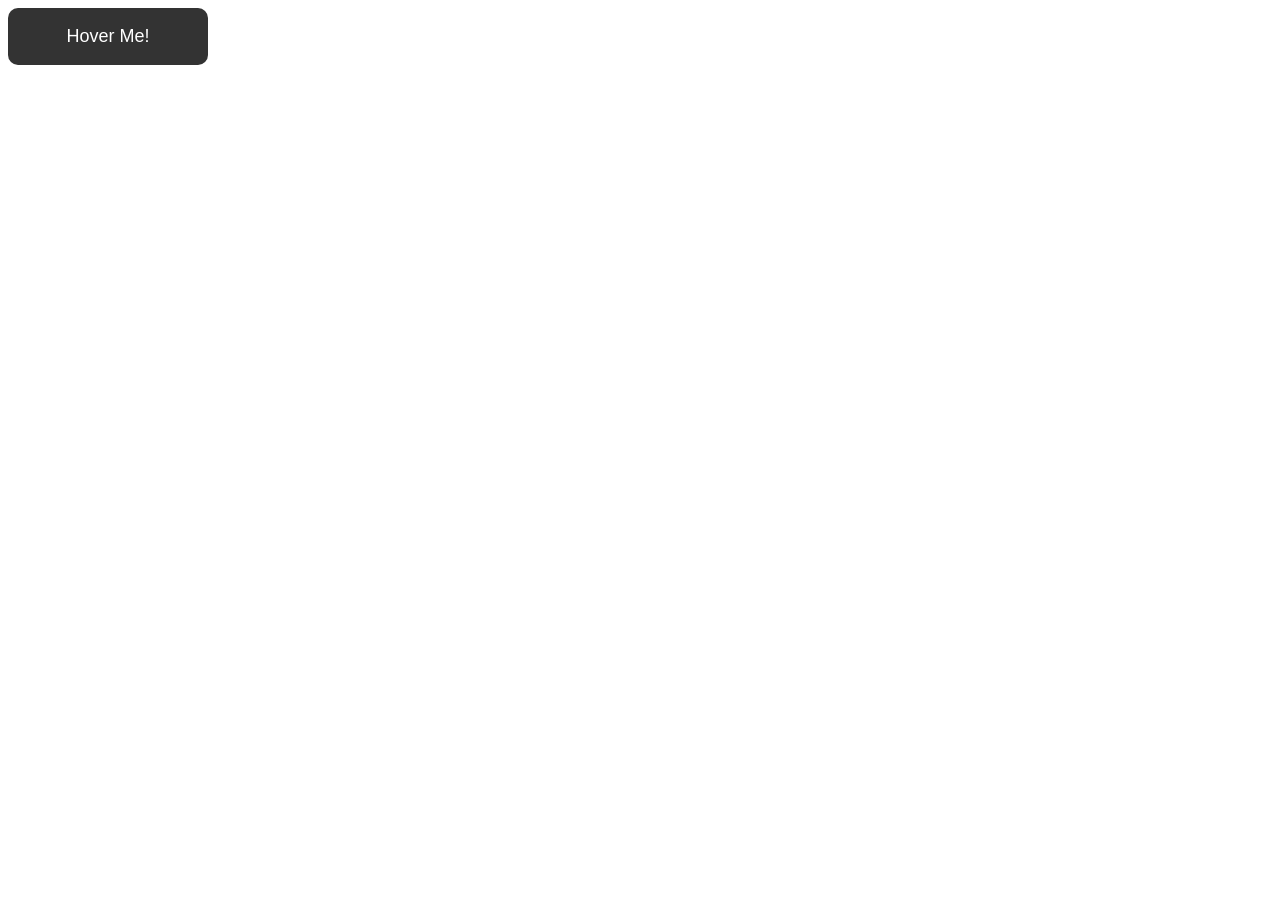
<file: button.html>
<!DOCTYPE html>
<html lang="en">
<head>
    <meta charset="UTF-8">
    <meta name="viewport" content="width=device-width, initial-scale=1.0">
    <link rel="stylesheet" href="button.css">
    <title>Document</title>
</head>
<body>
    <button class="btn">Hover Me!</button>
    
</body>
</html>
</file>
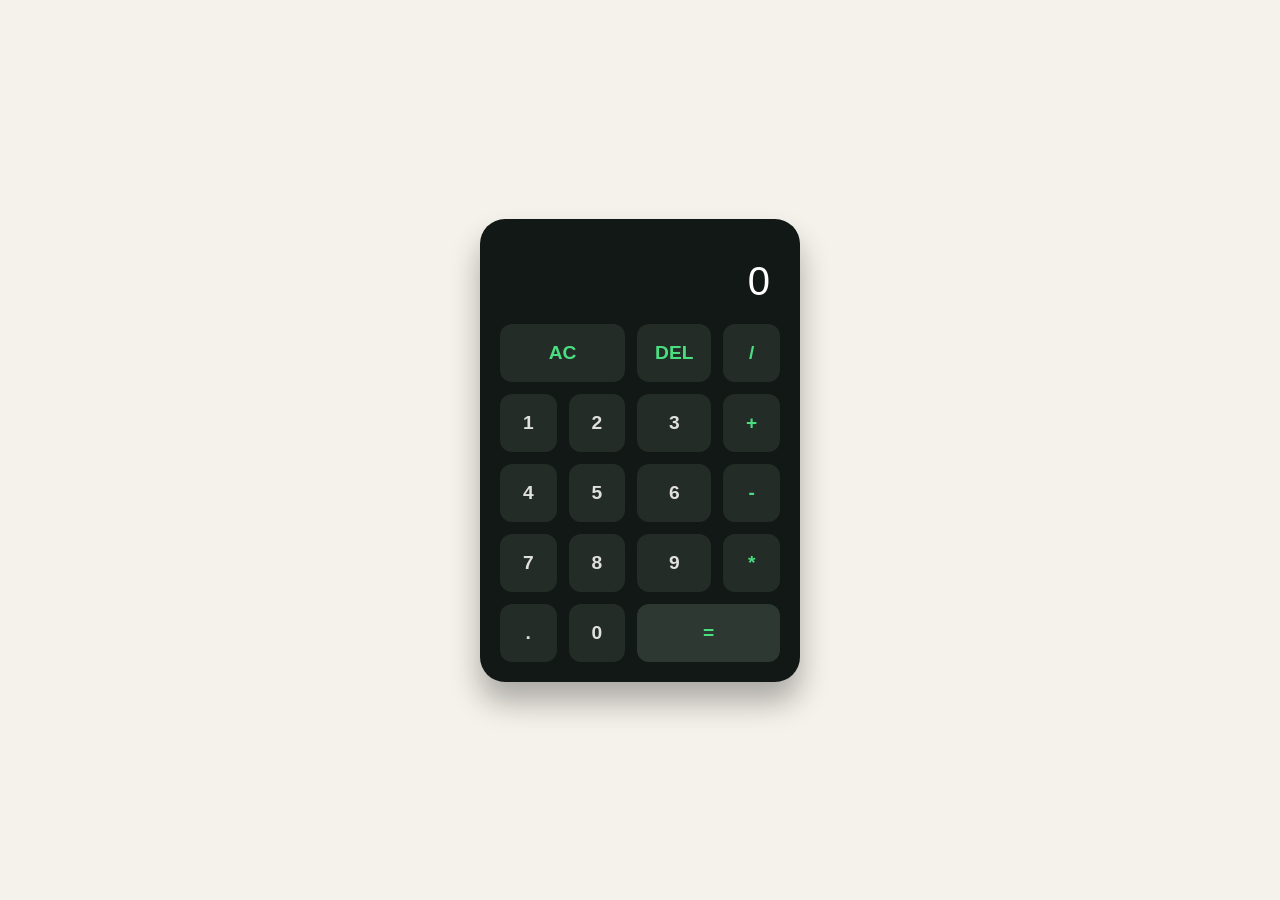
<file: calculator.html>
<!DOCTYPE html>
<html lang="so">
<head>
  <meta charset="UTF-8">
  <meta name="viewport" content="width=device-width, initial-scale=1.0">
  <title>Calculator Casri Ah</title>
  <style>
    * {
      box-sizing: border-box;
      margin: 0;
      padding: 0;
      font-family: 'Segoe UI', Tahoma, Geneva, Verdana, sans-serif;
    }

    body {
      background-color: #f5f2eb;
      display: flex;
      justify-content: center;
      align-items: center;
      min-height: 100vh;
    }

    .calculator {
      background-color: #121815;
      padding: 20px;
      border-radius: 25px;
      box-shadow: 0 20px 30px rgba(0, 0, 0, 0.3);
      width: 320px;
    }

    .display {
      background-color: transparent;
      color: #ffffff;
      text-align: right;
      padding: 20px 10px;
      font-size: 2.5rem;
      min-height: 80px;
      word-wrap: break-word;
      word-break: break-all;
    }

    .buttons {
      display: grid;
      grid-template-columns: repeat(4, 1fr);
      gap: 12px;
    }

    button {
      background-color: #242c28;
      color: #e0e0e0;
      border: none;
      border-radius: 12px;
      padding: 18px;
      font-size: 1.2rem;
      font-weight: 600;
      cursor: pointer;
      transition: background-color 0.2s, transform 0.1s;
    }

    button:active {
      transform: scale(0.95);
    }

    button.btn-green {
      color: #4ade80;
    }

    button.btn-span-2 {
      grid-column: span 2;
    }

    button.btn-equals {
      background-color: #2e3832;
      color: #4ade80;
    }
  </style>
</head>
<body>

  <div class="calculator">
    <div class="display" id="display">0</div>
    <div class="buttons">
      <button class="btn-green btn-span-2" onclick="clearDisplay()">AC</button>
      <button class="btn-green" onclick="deleteLast()">DEL</button>
      <button class="btn-green" onclick="appendOperator('/')">/</button>
      
      <button onclick="appendNumber('1')">1</button>
      <button onclick="appendNumber('2')">2</button>
      <button onclick="appendNumber('3')">3</button>
      <button class="btn-green" onclick="appendOperator('+')">+</button>
      
      <button onclick="appendNumber('4')">4</button>
      <button onclick="appendNumber('5')">5</button>
      <button onclick="appendNumber('6')">6</button>
      <button class="btn-green" onclick="appendOperator('-')">-</button>
      
      <button onclick="appendNumber('7')">7</button>
      <button onclick="appendNumber('8')">8</button>
      <button onclick="appendNumber('9')">9</button>
      <button class="btn-green" onclick="appendOperator('*')">*</button>
      
      <button onclick="appendNumber('.')">.</button>
      <button onclick="appendNumber('0')">0</button>
      <button class="btn-equals btn-span-2" onclick="calculate()">=</button>
    </div>
  </div>

  <script>
    const display = document.getElementById('display');
    let currentInput = '0';

    function updateDisplay() {
      display.innerText = currentInput;
    }

    function appendNumber(num) {
      if (currentInput === '0' && num !== '.') {
        currentInput = num;
      } else {
        currentInput += num;
      }
      updateDisplay();
    }

    function appendOperator(op) {
      const lastChar = currentInput.slice(-1);
      if (['+', '-', '*', '/'].includes(lastChar)) {
        currentInput = currentInput.slice(0, -1) + op;
      } else {
        currentInput += op;
      }
      updateDisplay();
    }

    function clearDisplay() {
      currentInput = '0';
      updateDisplay();
    }

    function deleteLast() {
      if (currentInput.length === 1) {
        currentInput = '0';
      } else {
        currentInput = currentInput.slice(0, -1);
      }
      updateDisplay();
    }

    function calculate() {
      try {
        currentInput = eval(currentInput).toString();
      } catch (error) {
        currentInput = 'Error';
      }
      updateDisplay();
    }
  </script>

</body>
</html>
</file>
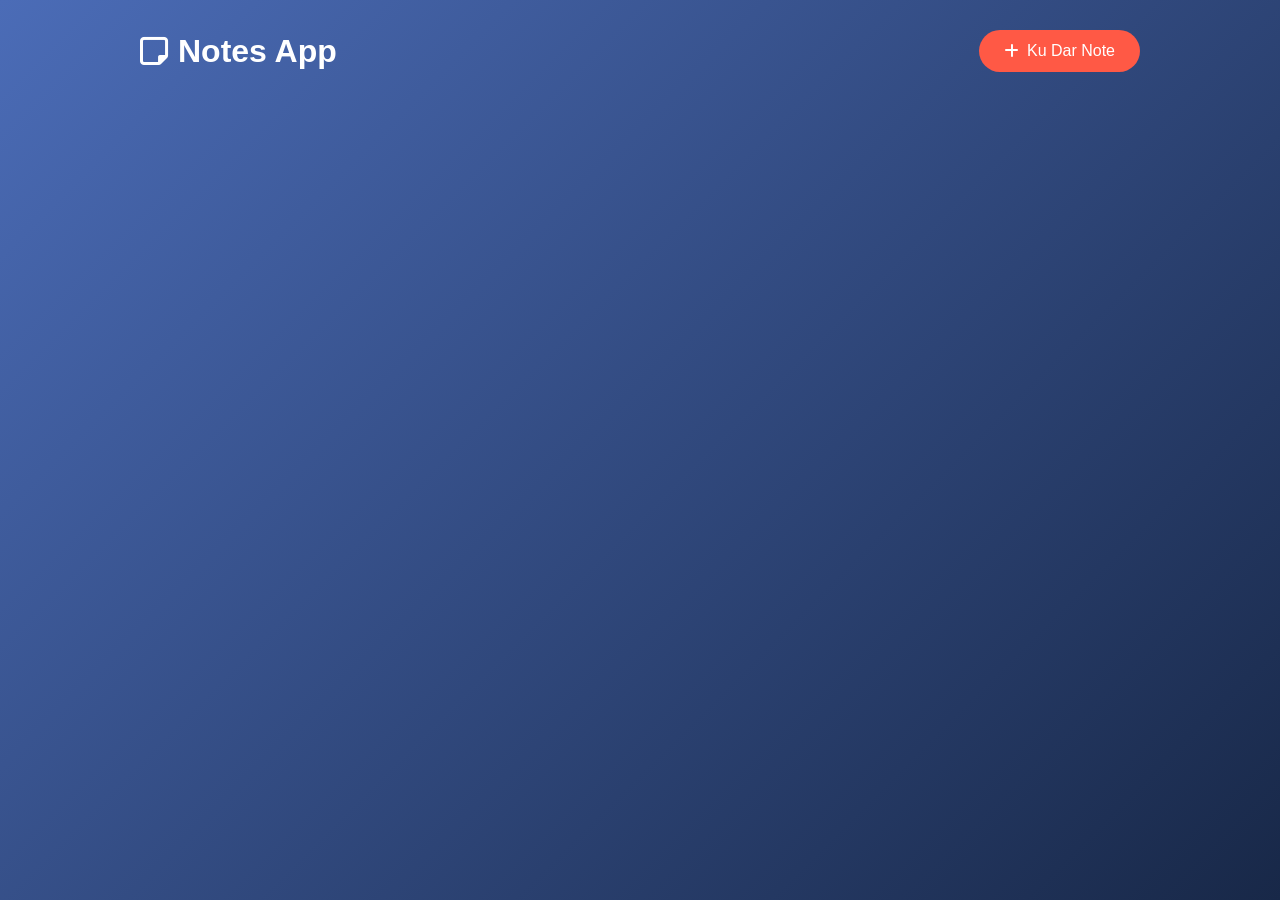
<file: note taking.html>
<!DOCTYPE html>
<html lang="so">
<head>
    <meta charset="UTF-8">
    <meta name="viewport" content="width=device-width, initial-scale=1.0">
    <title>Notes App</title>
    <!-- FontAwesome icons si loo helo astaanta tirtirista (trash icon) -->
    <link rel="stylesheet" href="https://cdnjs.cloudflare.com/ajax/libs/font-awesome/6.4.0/css/all.min.css">
    <style>
        * {
            margin: 0;
            padding: 0;
            box-sizing: border-box;
            font-family: 'Poppins', sans-serif;
        }

        body {
            background: linear-gradient(135deg, #4b6cb7, #182848);
            min-height: 100vh;
            padding: 30px;
            color: #333;
        }

        .container {
            max-width: 1000px;
            margin: 0 auto;
        }

        .header {
            display: flex;
            align-items: center;
            justify-content: space-between;
            margin-bottom: 30px;
        }

        .header h1 {
            color: #fff;
            font-size: 32px;
            display: flex;
            align-items: center;
            gap: 10px;
        }

        .btn-add {
            background: #ff5945;
            color: #fff;
            border: none;
            outline: none;
            padding: 12px 25px;
            font-size: 16px;
            border-radius: 30px;
            cursor: pointer;
            display: flex;
            align-items: center;
            gap: 8px;
            transition: 0.3s ease;
        }

        .btn-add:hover {
            background: #e04835;
            transform: translateY(-2px);
        }

        .notes-container {
            display: grid;
            grid-template-columns: repeat(auto-fill, minmax(250px, 1fr));
            gap: 20px;
        }

        .input-box {
            position: relative;
            width: 100%;
            height: 200px;
            background: #fff;
            padding: 20px;
            border-radius: 12px;
            box-shadow: 0 10px 20px rgba(0,0,0,0.15);
            outline: none;
            border: none;
            resize: none;
            font-size: 15px;
            line-height: 1.5;
            color: #333;
        }

        .note-wrapper {
            position: relative;
        }

        .note-wrapper i {
            position: absolute;
            bottom: 15px;
            right: 15px;
            font-size: 18px;
            color: #888;
            cursor: pointer;
            transition: 0.2s ease;
        }

        .note-wrapper i:hover {
            color: #ff5945;
        }
    </style>
</head>
<body>

<div class="container">
    <div class="header">
        <h1><i class="fa-regular fa-note-sticky"></i> Notes App</h1>
        <button class="btn-add" id="create-btn">
            <i class="fa-solid fa-plus"></i> Ku Dar Note
        </button>
    </div>

    <div class="notes-container" id="notes-container">
        <!-- Xusuus-qorrada halkan ayay ku soo baxayaan -->
    </div>
</div>

<script>
    const notesContainer = document.getElementById("notes-container");
    const createBtn = document.getElementById("create-btn");

    // Soo bandhig xogta kaydsan marka bogga la furo
    function showNotes() {
        notesContainer.innerHTML = localStorage.getItem("notes") || "";
        attachDeleteEvents();
        attachInputEvents();
    }

    // Kaydi xogta
    function updateStorage() {
        localStorage.setItem("notes", notesContainer.innerHTML);
    }

    // Abuur Note cusub
    createBtn.addEventListener("click", () => {
        let noteWrapper = document.createElement("div");
        noteWrapper.className = "note-wrapper";

        let inputBox = document.createElement("p");
        inputBox.className = "input-box";
        inputBox.setAttribute("contenteditable", "true");

        let deleteIcon = document.createElement("i");
        deleteIcon.className = "fa-solid fa-trash";

        noteWrapper.appendChild(inputBox);
        noteWrapper.appendChild(deleteIcon);
        notesContainer.appendChild(noteWrapper);

        updateStorage();
        attachDeleteEvents();
        attachInputEvents();
    });

    // Ku xidh dhacdada tirtirista
    function attachDeleteEvents() {
        const deleteIcons = notesContainer.querySelectorAll(".fa-trash");
        deleteIcons.forEach(icon => {
            icon.onclick = function() {
                this.parentElement.remove();
                updateStorage();
            }
        });
    }

    // Ku xidh dhacdada marka wax la qorayo si ay u kaydsanto
    function attachInputEvents() {
        const inputBoxes = notesContainer.querySelectorAll(".input-box");
        inputBoxes.forEach(box => {
            box.onkeyup = function() {
                updateStorage();
            }
        });
    }

    showNotes();
</script>

</body>
</html>
</file>
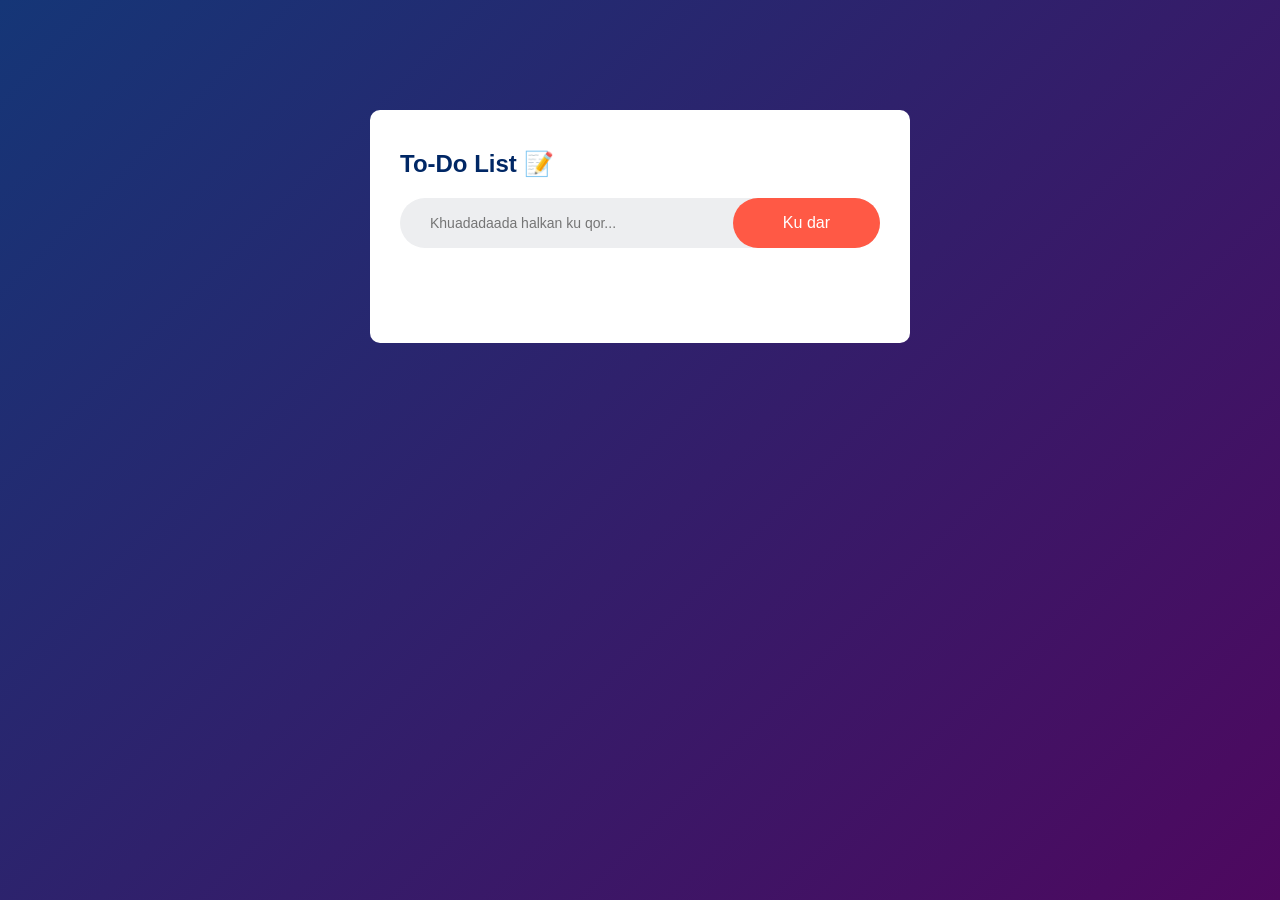
<file: to do list.html>
<!DOCTYPE html>
<html lang="so">
<head>
    <meta charset="UTF-8">
    <meta name="viewport" content="width=device-width, initial-scale=1.0">
    <title>To-Do List App</title>
    <style>
        * {
            margin: 0;
            padding: 0;
            font-family: 'Poppins', sans-serif;
            box-sizing: border-box;
        }

        body {
            background: linear-gradient(135deg, #153677, #4e085f);
            min-height: 100vh;
            padding: 10px;
        }

        .container {
            width: 100%;
            max-width: 540px;
            background: #fff;
            margin: 100px auto 20px;
            padding: 40px 30px 70px;
            border-radius: 10px;
        }

        .todo-app h2 {
            color: #002765;
            display: flex;
            align-items: center;
            margin-bottom: 20px;
        }

        .row {
            display: flex;
            align-items: center;
            justify-content: space-between;
            background: #edeef0;
            border-radius: 30px;
            padding-left: 20px;
            margin-bottom: 25px;
        }

        input {
            flex: 1;
            border: none;
            outline: none;
            background: transparent;
            padding: 10px;
            font-size: 14px;
        }

        button {
            border: none;
            outline: none;
            padding: 16px 50px;
            background: #ff5945;
            color: #fff;
            font-size: 16px;
            cursor: pointer;
            border-radius: 40px;
        }

        ul li {
            list-style: none;
            font-size: 17px;
            padding: 12px 8px 12px 45px;
            user-select: none;
            cursor: pointer;
            position: relative;
        }

        ul li::before {
            content: '○';
            position: absolute;
            font-size: 20px;
            color: #555;
            top: 10px;
            left: 15px;
        }

        ul li.checked {
            color: #888;
            text-decoration: line-through;
        }

        ul li.checked::before {
            content: '✓';
            color: #ff5945;
            font-weight: bold;
        }

        ul li span {
            position: absolute;
            right: 0;
            top: 5px;
            width: 40px;
            height: 40px;
            font-size: 22px;
            color: #555;
            line-height: 40px;
            text-align: center;
            border-radius: 50%;
        }

        ul li span:hover {
            background: #edeef0;
            color: #ff5945;
        }
    </style>
</head>
<body>

<div class="container">
    <div class="todo-app">
        <h2>To-Do List 📝</h2>
        <div class="row">
            <input type="text" id="input-box" placeholder="Khuadadaada halkan ku qor...">
            <button onclick="addTask()">Ku dar</button>
        </div>
        <ul id="list-container">
            <!-- Xogta la qorto halkan ayay ku kaydsamaysaa -->
        </ul>
    </div>
</div>

<script>
    const inputBox = document.getElementById("input-box");
    const listContainer = document.getElementById("list-container");

    function addTask() {
        if (inputBox.value === '') {
            alert("Fadlan meesha wax ku qor!");
        } else {
            let li = document.createElement("li");
            li.innerHTML = inputBox.value;
            listContainer.appendChild(li);
            
            let span = document.createElement("span");
            span.innerHTML = "\u00d7"; // Astaanta xiritaanka/delete-ka (×)
            li.appendChild(span);
        }
        inputBox.value = "";
        saveData();
    }

    listContainer.addEventListener("click", function(e) {
        if (e.target.tagName === "LI") {
            e.target.classList.toggle("checked");
            saveData();
        } else if (e.target.tagName === "SPAN") {
            e.target.parentElement.remove();
            saveData();
        }
    }, false);

    function saveData() {
        localStorage.setItem("data", listContainer.innerHTML);
    }

    function showTask() {
        listContainer.innerHTML = localStorage.getItem("data");
    }

    showTask();
</script>

</body>
</html>
</file>
<file: button.css>
.btn{
    padding: 18px 40px;
    font-size: 18px;
    min-width: 200px;
    border: none;
    outline: none;
    color: #fff;
    cursor: pointer;
    position: relative;
    z-index: 0;
    border-radius: 12px;
}

.btn::after{
    content: "";
    z-index: -2;
    position: absolute;
    width: 100%;
    height: 100%;
    background-color: #333;
    left: 0;
    top: 0;
    border-radius: 10px;
}

.btn::before{
    content:"";
    background: linear-gradient(
        45deg,
        #ff0000, #ff7300, #fffb00, #48ff00,
        #00ffd5, #002bff, #ff00c8, #ff0000
    );
    position: absolute;
    top: -2px;
    left: -2px;
    background-size: 600%;
    background-position: 0 0;
    z-index: -1;
    width: calc(100% + 4px);
    height: calc(100% + 4px);
    filter: blur(15px);
    animation: glowing 20s linear infinite;
    transition: opacity .3s ease-in-out;
    border-radius: 10px;
    opacity: 0;
}

@keyframes glowing{
    0% {background-position:0 0;}
    50% {background-position:400% 0;}
    100% {background-position:0 0;}
}

.btn:hover::before{
    opacity: 1;
}

.btn:active::after{
    background: transparent;
}

.btn:active{
    color: #000;
    font-weight: bold;
}
</file>
